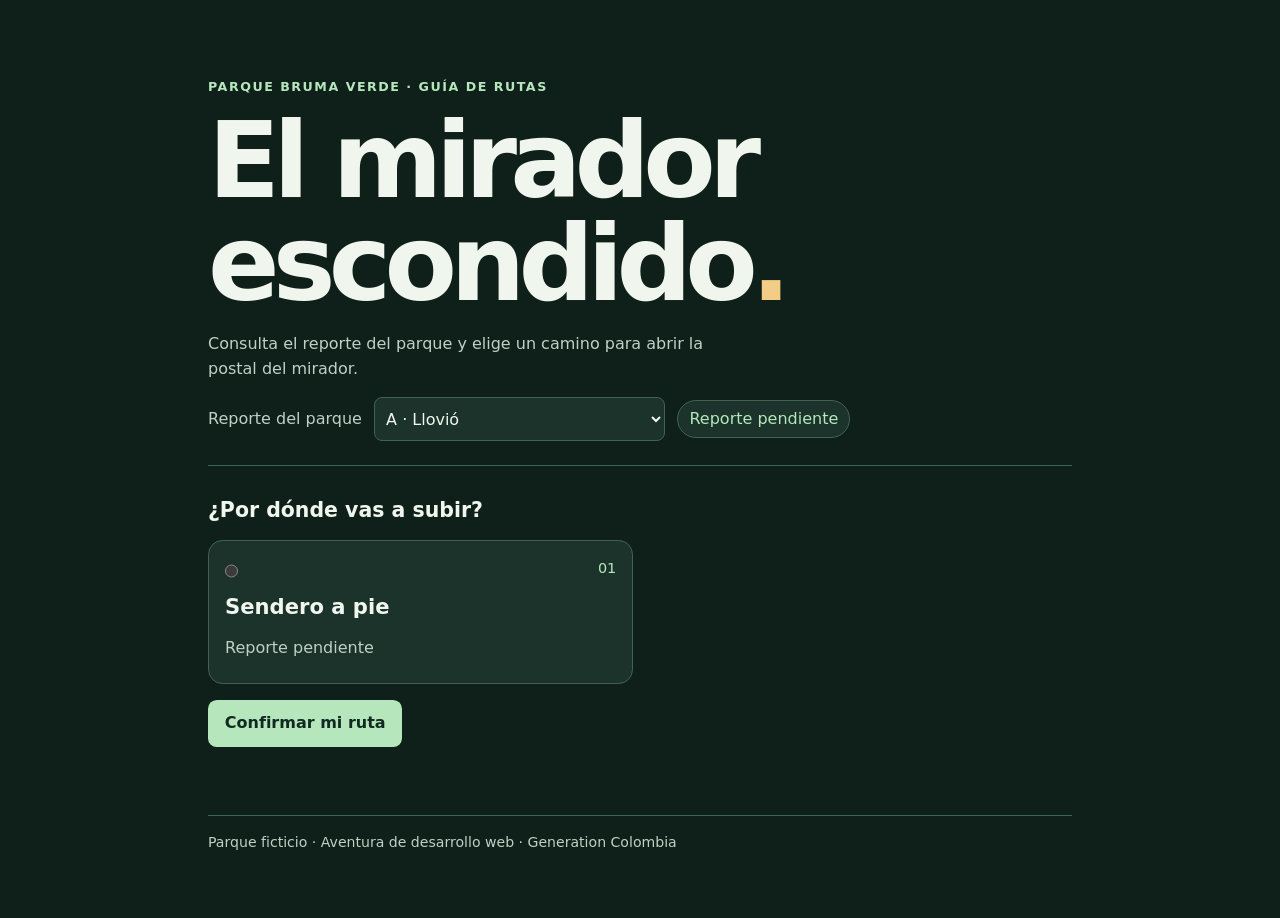
<file: web/index.html>
<!doctype html>
<html lang="es">
<head>
  <meta charset="utf-8">
  <meta name="viewport" content="width=device-width, initial-scale=1">
  <title>El mirador escondido · Guía de rutas</title>
  <link rel="stylesheet" href="estilos.css">
  <script src="reportes.js" defer></script>
  <script src="avance-pruebas.js" defer></script>
  <script src="app.js" defer></script>
  <script src="apoyo.js" defer></script>
  <script src="../expedicion/comprobar-vista.js" defer></script>
</head>
<body>
  <main class="pagina">
    <header class="portada">
      <p class="etiqueta">Parque Bruma Verde · Guía de rutas</p>
      <h1>El mirador<br>escondido<span>.</span></h1>
      <p class="bajada">Consulta el reporte del parque y elige un camino para abrir la postal del mirador.</p>
      <div class="elegir-reporte">
        <label for="reporte-activo">Reporte del parque</label>
        <select id="reporte-activo">
          <option value="A">A · Llovió</option>
          <option value="B">B · Teleférico en mantenimiento</option>
          <option value="C">C · Lluvia y mantenimiento</option>
        </select>
        <p class="insignia" id="nombre-reporte">Reporte pendiente</p>
      </div>
    </header>

    <form id="formulario-ruta" aria-describedby="mensaje">
      <fieldset>
        <legend>¿Por dónde vas a subir?</legend>
        <div class="rutas">
          <label class="tarjeta-ruta">
            <input type="radio" name="ruta" value="sendero">
            <span class="numero">01</span>
            <span class="nombre-ruta">Sendero a pie</span>
            <span class="estado-ruta" data-estado-ruta="sendero">Reporte pendiente</span>
          </label>

          <!-- PARADA 1: agrega la tarjeta del Teleférico.
               Su value y su data-estado-ruta deben ser teleferico. -->
        </div>
      </fieldset>
      <button type="submit">Confirmar mi ruta</button>
      <p class="mensaje" id="mensaje" role="status" aria-live="polite"></p>
    </form>

    <figure id="postal" class="postal" hidden>
      <img src="assets/postal-mirador.png" alt="Una vista de montañas verdes y un valle entre nubes desde el mirador">
      <figcaption>
        <p class="etiqueta">Postal desbloqueada</p>
        <h2>Llegaste al mirador.</h2>
        <p>Postal del Parque Bruma Verde.</p>
      </figcaption>
    </figure>
    <footer>Parque ficticio · Aventura de desarrollo web · Generation Colombia</footer>
  </main>
</body>
</html>
</file>
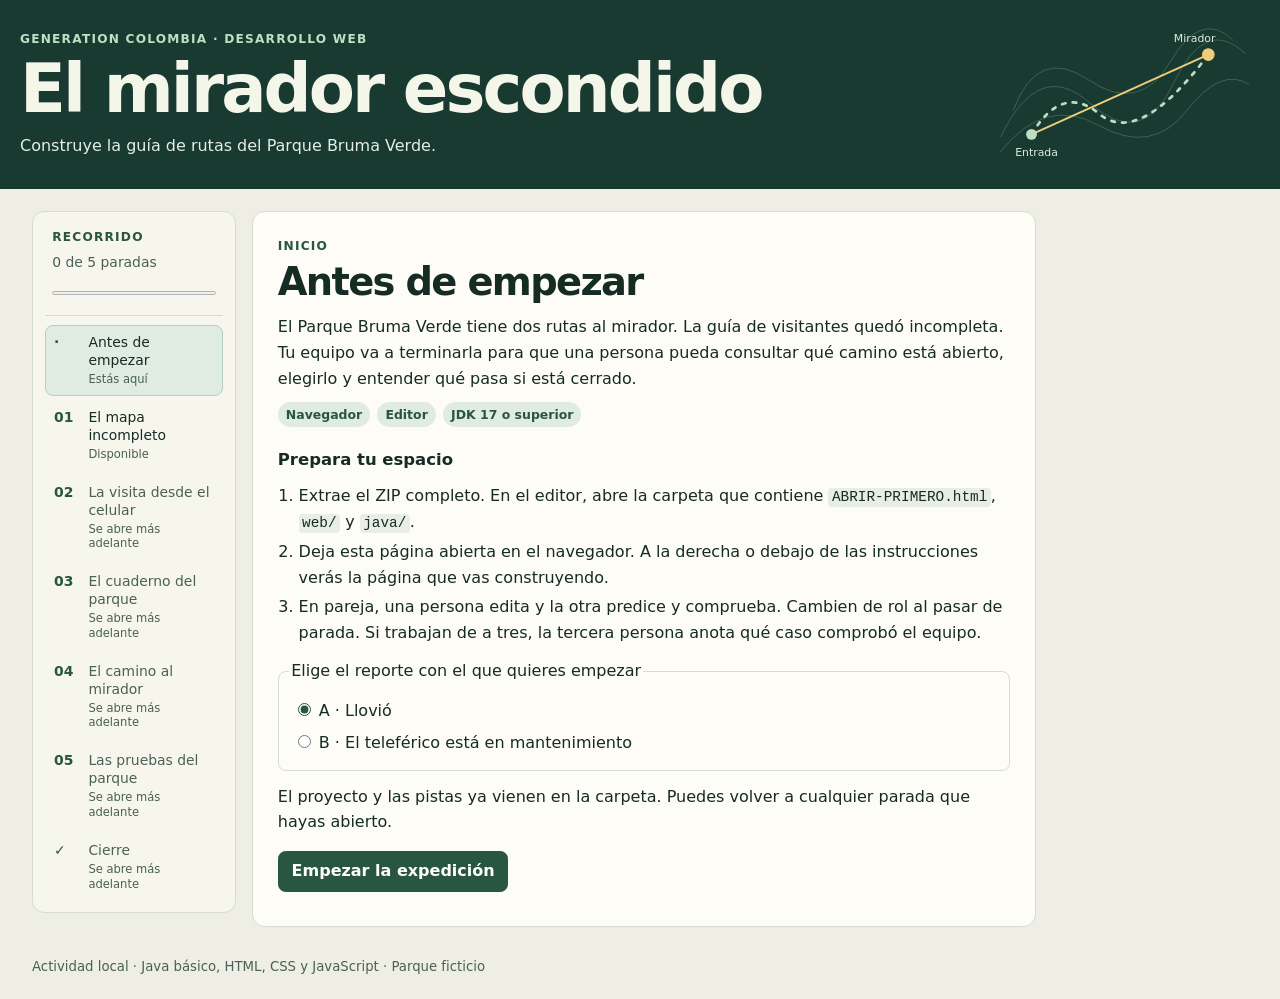
<file: ABRIR-PRIMERO.html>
<!doctype html>
<html lang="es">
<head>
  <meta charset="utf-8">
  <meta name="viewport" content="width=device-width, initial-scale=1">
  <title>El mirador escondido · Expedición Bruma Verde</title>
  <link rel="stylesheet" href="expedicion/estilos.css">
  <script src="expedicion/paradas.js" defer></script>
  <script src="expedicion/guia.js" defer></script>
</head>
<body>
  <a href="#estacion" class="saltar">Saltar a la parada actual</a>
  <header class="cabecera">
    <div class="cabecera-texto">
      <p class="ceja">Generation Colombia · Desarrollo web</p>
      <h1>El mirador escondido</h1>
      <p>Construye la guía de rutas del Parque Bruma Verde.</p>
    </div>
    <svg class="mapa" viewBox="0 0 300 145" role="img" aria-label="Dos rutas conectan la entrada del parque con el mirador">
      <path d="M14 120 Q56 32 113 83T205 60T284 28M13 137 Q63 74 122 107T219 91T288 62M28 90Q55 19 111 57T201 37T270 13" fill="none" stroke="#92b5a0" opacity=".35"/>
      <path d="M48 117 Q81 62 121 93Q165 133 243 29" fill="none" stroke="#badebf" stroke-width="3" stroke-linecap="round" stroke-dasharray="4 8"/>
      <path d="M48 117 243 29" fill="none" stroke="#f1cc7d" stroke-width="2"/>
      <circle cx="48" cy="117" r="6" fill="#badebf"/><circle cx="243" cy="29" r="7" fill="#f1cc7d"/>
      <text x="30" y="141">Entrada</text><text x="205" y="15">Mirador</text>
    </svg>
  </header>

  <main class="contenedor">
    <aside class="navegacion" aria-label="Paradas de la expedición">
      <div class="progreso">
        <p class="ceja">Recorrido</p>
        <p id="progreso-texto">0 de 5 paradas</p>
        <progress id="progreso" value="0" max="5" aria-label="Paradas completadas"></progress>
      </div>
      <nav id="menu"></nav>
    </aside>

    <div class="trabajo">
      <section id="estacion" class="panel" aria-labelledby="titulo-parada">
        <p id="numero" class="ceja">Inicio</p>
        <h2 id="titulo-parada" tabindex="-1">Antes de empezar</h2>
        <div id="consigna">
          <p>Extrae el ZIP completo. Vuelve a abrir ABRIR-PRIMERO.html desde la carpeta extraída, con la carpeta expedicion a su lado.</p>
        </div>
        <div id="acciones" class="acciones"></div>
        <p id="resultado" class="resultado" role="status" aria-live="polite"></p>
      </section>

      <section id="zona-vista" class="panel vista" aria-labelledby="titulo-vista" hidden>
        <div class="vista-cabecera">
          <div><p class="ceja">Tu proyecto</p><h2 id="titulo-vista">Vista visitante</h2></div>
          <button id="actualizar" class="secundario" type="button">Recargar vista</button>
        </div>
        <div class="formatos" aria-label="Ancho de la vista">
          <button id="ancho-amplio" class="secundario" type="button" aria-pressed="true">Ancho del panel</button>
          <button id="ancho-movil" class="secundario" type="button" aria-pressed="false">Vista móvil</button>
        </div>
        <div class="marco" aria-busy="true">
          <p id="cargando-vista" class="cargando-vista">Cargando la página del parque…</p>
          <iframe id="preview" title="Página del parque que estás editando"></iframe>
        </div>
        <p class="nota-vista">Después de guardar, pulsa <strong>Comprobar y continuar</strong> o recarga esta vista para probar por tu cuenta.</p>
      </section>
    </div>
  </main>
  <footer class="pie">Actividad local · Java básico, HTML, CSS y JavaScript · Parque ficticio</footer>
</body>
</html>
</file>
<file: web/estilos.css>
:root {
  color-scheme: dark;
  font-family: system-ui, sans-serif;
  background: #0f201b;
  color: #f0f6ee;
  --verde: #b6e7bc;
  --suave: #bfd1c6;
  --panel: #1b332b;
  --borde: #426354;
  --acento: #f3cd85;
}
* { box-sizing: border-box; }
body { margin: 0; line-height: 1.55; }
.pagina { width: min(100%, 62rem); margin: auto; padding: clamp(1rem, 6vw, 4rem); }
.portada { padding-bottom: 1.5rem; border-bottom: 1px solid var(--borde); }
.etiqueta { color: var(--verde); font-weight: 750; font-size: .79rem; letter-spacing: .12em; text-transform: uppercase; }
h1 { margin: .3rem 0 .9rem; font-size: clamp(3rem, 10vw, 6.6rem); line-height: .98; letter-spacing: -.065em; }
h1 span { color: var(--acento); }
.bajada { max-width: 34rem; color: var(--suave); }
.insignia { display: inline-block; margin: .35rem 0 0; color: var(--verde); background: var(--panel); border: 1px solid var(--borde); padding: .35rem .7rem; border-radius: 2rem; }
form { margin-top: 1.8rem; }
fieldset { padding: 0; margin: 0; min-width: 0; border: 0; }
legend { padding: 0; margin-bottom: .8rem; font-size: 1.28rem; font-weight: 700; }
.rutas {
  display: grid;
  grid-template-columns: repeat(2, minmax(17.5rem, 1fr));
  gap: .85rem;
}
.tarjeta-ruta { display: grid; grid-template-columns: auto 1fr; gap: .35rem .65rem; min-height: 9rem; padding: 1rem; background: var(--panel); border: 1px solid var(--borde); border-radius: .9rem; cursor: pointer; }
.tarjeta-ruta:hover, .tarjeta-ruta:focus-within { border-color: var(--verde); }
input { margin: .22rem 0; accent-color: var(--verde); }
.numero { justify-self: end; color: var(--verde); font-size: .9rem; }
.nombre-ruta { grid-column: 1 / -1; font-size: 1.32rem; font-weight: 760; }
.estado-ruta { grid-column: 1 / -1; color: var(--suave); }
.estado-ruta[data-estado="abierta"] { color: var(--verde); }
.estado-ruta[data-estado="cerrada"] { color: var(--acento); }
button { margin-top: 1rem; padding: .7rem 1.05rem; min-height: 2.75rem; background: var(--verde); color: #112920; border: 0; border-radius: .55rem; font: inherit; font-weight: 750; cursor: pointer; }
button:hover { background: #d2f2d6; }
button:focus-visible, input:focus-visible { outline: 3px solid var(--acento); outline-offset: 4px; }
.mensaje { min-height: 1.55rem; color: var(--acento); margin: .7rem 0 0; }
.mensaje[data-tipo="exito"] { color: var(--verde); }
.postal { margin: 1.3rem 0 0; overflow: hidden; background: var(--panel); border: 1px solid var(--borde); border-radius: .9rem; }
.postal img { display: block; width: 100%; height: auto; }
.postal figcaption { padding: .75rem 1.1rem; }
.postal h2 { margin: .15rem 0; }
footer { color: var(--suave); border-top: 1px solid var(--borde); padding-top: 1rem; margin-top: 2rem; font-size: .88rem; }

@media (max-width: 42rem) {
  .rutas {
    /* PARADA 2: cambia solo el valor de esta propiedad. */
    grid-template-columns: repeat(2, minmax(17.5rem, 1fr));
  }
}

.elegir-reporte { display: flex; align-items: center; flex-wrap: wrap; gap: .4rem .75rem; margin-top: 1rem; }
.elegir-reporte label { color: var(--suave); }
select { max-width: 100%; min-height: 2.75rem; border: 1px solid var(--borde); border-radius: .5rem; background: var(--panel); color: inherit; padding: .45rem; font: inherit; }
select:focus-visible { outline: 3px solid var(--acento); outline-offset: 3px; }
.elegir-reporte .insignia { margin: 0; }
body.vista-expedicion .pagina { padding: clamp(1rem, 4vw, 2.3rem); }
body.vista-expedicion h1 { font-size: clamp(2.3rem, 7vw, 4.5rem); }
</file>
<file: expedicion/estilos.css>
:root {
  color-scheme: light;
  --fondo: #eeeee5; --tinta: #152b24; --muted: #4a6056; --papel: #fdfcf7;
  --linea: #d5ddd0; --verde: #285641; --claro: #e0ebe1; --ambar: #f0cd7e;
  font-family: system-ui, "Segoe UI", sans-serif; background: var(--fondo); color: var(--tinta);
}
*, *::before, *::after { box-sizing: border-box; }
body { margin: 0; line-height: 1.6; }
[hidden] { display: none !important; }
a { color: var(--verde); text-underline-offset: .2em; }
h1, h2, h3, p { margin: 0; }
h1, h2 { letter-spacing: -.043em; line-height: 1.08; }
h2 { font-size: clamp(1.65rem, 3vw, 2.5rem); }
h3 { font-size: 1.03rem; margin-top: 1.25rem; }
code, pre { font-family: ui-monospace, Consolas, monospace; font-size: .9em; }
code { background: #e8eee5; padding: .1em .24em; border-radius: .28em; overflow-wrap: anywhere; }
pre { margin: .6rem 0; padding: .7rem .8rem; background: #172a22; color: #eff6ed; border-radius: .45rem; white-space: pre-wrap; overflow-wrap: anywhere; }
pre code { background: transparent; padding: 0; }
button { cursor: pointer; font: inherit; line-height: 1.28; }
button:disabled { cursor: default; }
:focus-visible { outline: 3px solid #986314; outline-offset: 3px; }
.saltar { position: fixed; top: .7rem; left: 1rem; padding: .5rem; background: var(--papel); z-index: 2; transform: translateY(-200%); }
.saltar:focus { transform: none; }
.cabecera { background: #183a30; color: #f5f6ea; padding: 1.65rem max(1.25rem,calc((100vw - 1440px) / 2 + 2rem)); display: flex; align-items: center; justify-content: space-between; gap: 2rem; }
.cabecera h1 { font-size: clamp(2.25rem, 6vw, 4.2rem); margin: .2rem 0 .45rem; }
.cabecera .ceja { color: #bce0c4; }
.cabecera p:last-child { color: #e5eee5; }
.mapa { width: min(17rem, 25vw); flex: 0 0 auto; height: 8.5rem; }
.mapa text { fill: #e3ebe2; font: 12px system-ui; }
.ceja { color: var(--verde); text-transform: uppercase; font-size: .76rem; font-weight: 780; letter-spacing: .1em; }
.contenedor { max-width: 1480px; margin: auto; padding: 1.4rem clamp(1rem, 3vw, 2rem); display: grid; grid-template-columns: 12.75rem minmax(0,1fr); gap: 1rem; align-items: start; }
.navegacion { border: 1px solid var(--linea); border-radius: .75rem; background: #f6f6ed; min-width: 0; padding: .75rem; }
.progreso { padding: .25rem .45rem .85rem; border-bottom: 1px solid var(--linea); margin-bottom: .55rem; }
#progreso-texto { font-size: .87rem; color: var(--muted); margin: .2rem 0; }
progress { width: 100%; height: .54rem; accent-color: var(--verde); }
#menu { display: grid; gap: .25rem; }
.punto { display: grid; grid-template-columns: 1.7rem 1fr; gap: .45rem; align-items: start; width: 100%; text-align: left; border: 1px solid transparent; border-radius: .5rem; color: var(--tinta); background: transparent; min-height: 2.8rem; padding: .5rem; font-size: .87rem; }
.punto:hover:not(:disabled) { background: #e9eee4; }
.punto[aria-current="step"] { background: var(--claro); border-color: #b7cfbd; }
.punto:disabled { color: var(--muted); }
.punto span:first-child { color: var(--verde); font-weight: 770; }
.punto small { display: block; margin-top: .15rem; color: var(--muted); font-size: .72rem; }
.trabajo { display: grid; grid-template-columns: minmax(0,1.06fr) minmax(0,1fr); gap: 1rem; min-width: 0; align-items: start; }
.trabajo:has(.vista[hidden]) { grid-template-columns: minmax(0, 49rem); }
.panel { padding: clamp(1rem, 2vw, 1.55rem); background: var(--papel); border: 1px solid var(--linea); border-radius: .8rem; min-width: 0; }
.panel h2 { margin: .28rem 0 .75rem; }
#consigna > p, #consigna > ol, #consigna > ul { margin: .6rem 0; }
ol, ul { padding-left: 1.3rem; }
li + li { margin-top: .24rem; }
.bloque { padding: .72rem .85rem; margin-top: .85rem; background: #eff3e9; border-left: 3px solid #72977a; }
.bloque p + p { margin-top: .28rem; }
.herramientas { display: flex; flex-wrap: wrap; gap: .45rem; margin: .7rem 0; }
.etiqueta { padding: .16rem .5rem; color: var(--verde); background: var(--claro); border-radius: 2rem; font-weight: 680; font-size: .78rem; }
details { margin-top: .65rem; padding: .45rem .65rem; border: 1px solid var(--linea); border-radius: .45rem; }
details p { margin: .35rem 0; }
summary { cursor: pointer; color: var(--verde); font-weight: 650; }
.reporte { margin: .8rem 0; border: 1px solid var(--linea); border-radius: .5rem; padding: .65rem; }
.reporte label { display: block; padding: .22rem; }
.reporte input { accent-color: var(--verde); }
table { width: 100%; border-collapse: collapse; font-size: .87rem; margin: .6rem 0; }
td, th { padding: .38rem; text-align: left; border-bottom: 1px solid var(--linea); }
th { background: #e7efe4; }
.acciones { margin-top: 1rem; display: flex; gap: .5rem; flex-wrap: wrap; }
.primario, .secundario, .enlace-boton { border-radius: .48rem; padding: .52rem .8rem; min-height: 2.6rem; font-weight: 690; }
.primario { color: #fff; background: var(--verde); border: 1px solid var(--verde); }
.primario:hover:not(:disabled) { background: #194633; }
.primario:disabled { opacity: .66; }
.secundario, .enlace-boton { background: var(--papel); color: var(--verde); border: 1px solid #a8baac; }
.secundario[aria-pressed="true"], .secundario:hover, .enlace-boton:hover { background: var(--claro); }
.resultado { margin-top: .55rem; color: var(--muted); }
.resultado[data-estado="bien"], .resultado[data-estado="revisar"] { border-radius: .4rem; padding: .55rem .7rem; }
.resultado[data-estado="bien"] { background: #dcefe0; color: #19432b; }
.resultado[data-estado="revisar"] { background: #fff0d5; color: #684016; }
.vista { padding: .8rem; }
.vista-cabecera { display: flex; align-items: center; justify-content: space-between; flex-wrap: wrap; gap: .5rem; }
.vista h2 { font-size: 1.45rem; margin-bottom: .2rem; }
.formatos { display: flex; gap: .45rem; flex-wrap: wrap; margin: .6rem 0; }
.formatos button, .vista-cabecera button { font-size: .83rem; }
.marco { overflow-x: auto; background: #d9e3d8; border: 1px solid #bfccbe; border-radius: .55rem; min-height: 25rem; }
.marco { position: relative; }
.cargando-vista { position: absolute; top: .55rem; left: .55rem; z-index: 1; padding: .4rem .65rem; border-radius: .4rem; background: var(--papel); color: var(--tinta); }
.referencia-movil { margin-top: .7rem; max-width: 16rem; border: 1px solid #c1d2c2; border-radius: .6rem; padding: .6rem; background: #e7efe4; display: grid; gap: .32rem; }
.referencia-movil p { font-size: .81rem; font-weight: 680; color: var(--verde); }
.referencia-movil span { display: block; border-radius: .3rem; padding: .22rem .4rem; background: var(--papel); }
.referencia-movil span:last-child { background: var(--verde); color: white; }
iframe { display: block; min-width: 0; height: clamp(31rem,65vh,43rem); border: 0; background: #0f201b; }
.nota-vista, .pie { font-size: .83rem; color: var(--muted); }
.nota-vista { margin-top: .45rem; }
.pie { max-width: 1480px; margin: 0 auto; padding: .4rem clamp(1rem,3vw,2rem) 1.4rem; }
.cierre-imagen { display: block; max-width: 100%; border-radius: .65rem; margin: .7rem 0; }
@media (max-width: 1150px) {
  .trabajo { grid-template-columns: minmax(0,1fr); }
}
@media (max-width: 680px) {
  .cabecera { padding: 1.1rem; }
  .mapa { display: none; }
  .contenedor { grid-template-columns: minmax(0,1fr); }
  #menu { display: flex; overflow-x: auto; padding: .2rem; }
  .punto { min-width: 8rem; }
  .progreso { padding-bottom: .45rem; margin-bottom: .2rem; }
}
</file>
